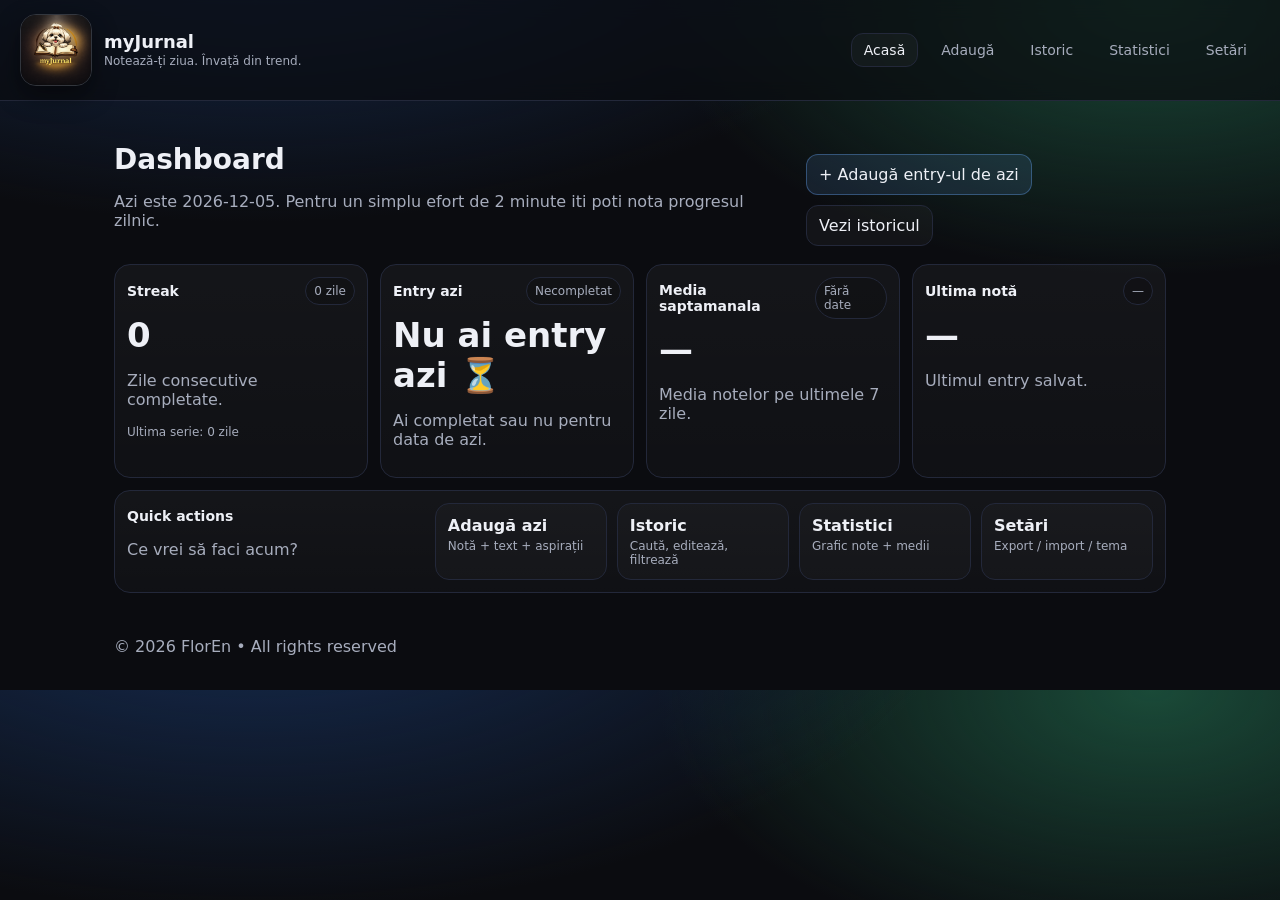
<file: index.html>
<!doctype html>
<html lang="ro">
<head>
  <meta charset="utf-8" />
  <meta name="viewport" content="width=device-width,initial-scale=1" />
  <title>myJurnal</title>
  <link rel="stylesheet" href="style.css" />
</head>
<body>
  <header class="topbar">
    <div class="brand">
      <img class="logoImg" src="SashamyJurnal.png" alt="Sasha" />
      <div>
        <div class="appname">myJurnal</div>
        <div class="subtitle">Notează-ți ziua. Învață din trend.</div>
      </div>
    </div>

    <nav class="nav">
      <a href="index.html" class="navlink active">Acasă</a>
      <a href="add.html" class="navlink">Adaugă</a>
      <a href="history.html" class="navlink">Istoric</a>
      <a href="stats.html" class="navlink">Statistici</a>
      <a href="settings.html" class="navlink">Setări</a>
    </nav>
  </header>

  <main class="container">
    <section class="hero">
      <div>
        <h1>Dashboard</h1>
        <p class="muted">
          Azi este <span id="todayLabel">—</span>. Pentru un simplu efort de 2 minute iti poti nota progresul zilnic.
        </p>
      </div>

      <div class="heroActions">
        <a class="btn primary" href="add.html" id="primaryCta">+ Adaugă entry-ul de azi</a>
        <a class="btn" href="history.html">Vezi istoricul</a>
      </div>
    </section>

    <section class="grid">
      <article class="card">
        <div class="cardTop">
          <h2>Streak</h2>
          <span class="pill" id="streakPill">0 zile</span>
        </div>
        <p class="big" id="streakValue">0</p>
        <p class="muted">Zile consecutive completate.</p>
        <p class="muted small" id="lastStreakText">Ultima serie: —</p>
      </article>

      <article class="card">
        <div class="cardTop">
          <h2>Entry azi</h2>
          <span class="pill" id="todayStatusPill">Necunoscut</span>
        </div>
        <p class="big" id="todayStatusText">—</p>
        <p class="muted">Ai completat sau nu pentru data de azi.</p>
      </article>

      <article class="card">
        <div class="cardTop">
          <h2>Media saptamanala</h2>
          <span class="pill" id="avgPill">—</span>
        </div>
        <p class="big" id="avgValue">—</p>
        <p class="muted">Media notelor pe ultimele 7 zile.</p>
      </article>

      <article class="card">
        <div class="cardTop">
          <h2>Ultima notă</h2>
          <span class="pill" id="lastDatePill">—</span>
        </div>
        <p class="big" id="lastScore">—</p>
        <p class="muted">Ultimul entry salvat.</p>
      </article>
    </section>

    <section class="card quick">
      <div>
        <h2>Quick actions</h2>
        <p class="muted">Ce vrei să faci acum?</p>
      </div>

      <div class="quickGrid">
        <a class="quickBtn" href="add.html">
          <div class="quickTitle">Adaugă azi</div>
          <div class="quickDesc">Notă + text + aspirații</div>
        </a>
        <a class="quickBtn" href="history.html">
          <div class="quickTitle">Istoric</div>
          <div class="quickDesc">Caută, editează, filtrează</div>
        </a>
        <a class="quickBtn" href="stats.html">
          <div class="quickTitle">Statistici</div>
          <div class="quickDesc">Grafic note + medii</div>
        </a>
        <a class="quickBtn" href="settings.html">
          <div class="quickTitle">Setări</div>
          <div class="quickDesc">Export / import / tema</div>
        </a>
      </div>
    </section>
  </main>

  <footer class="footer">
    <span class="muted">© <span id="year">—</span> FlorEn • All rights reserved</span>
  </footer>

  <script src="app.js"></script>
</body>
</html>
</file>
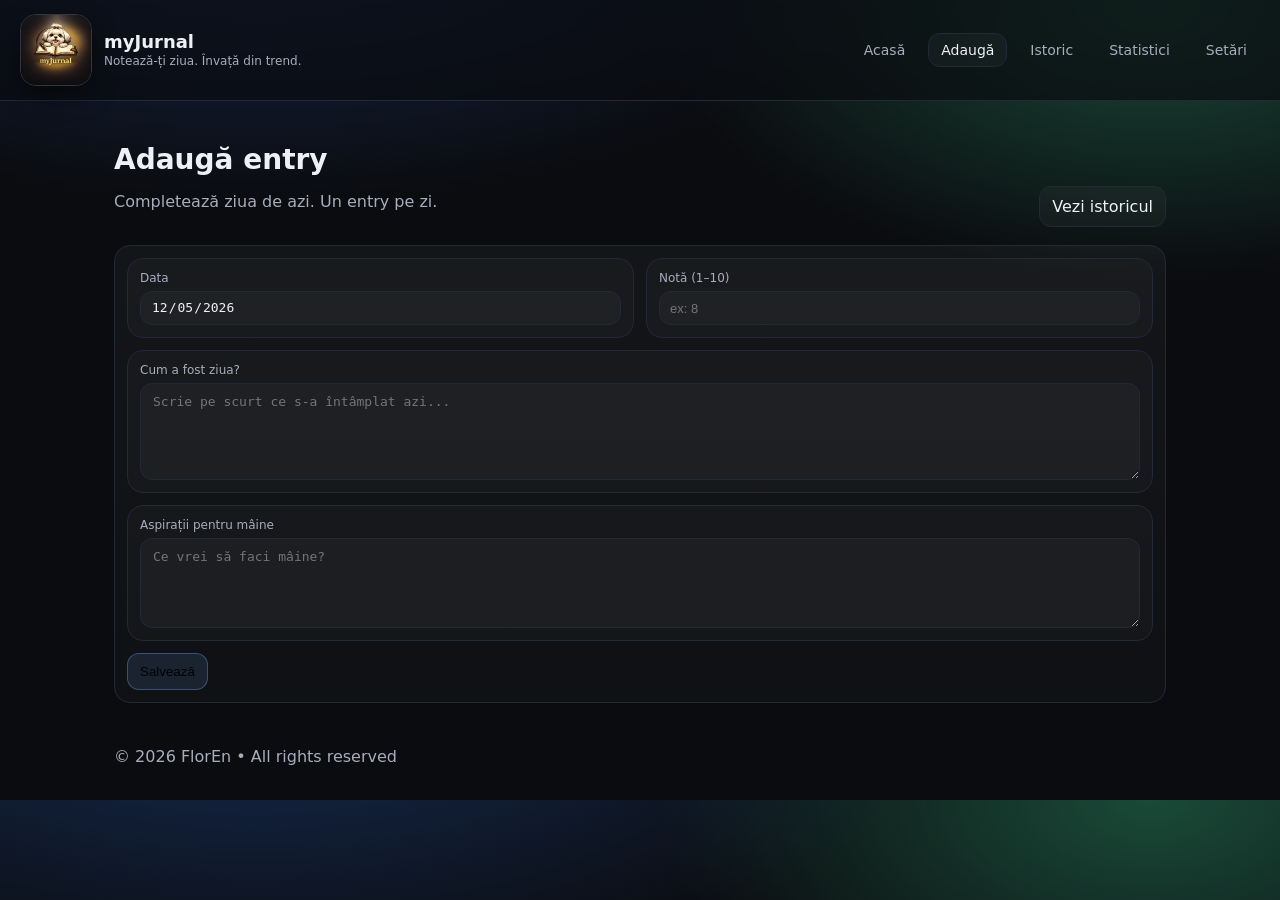
<file: add.html>
<!doctype html>
<html lang="ro">
<head>
  <meta charset="utf-8" />
  <meta name="viewport" content="width=device-width,initial-scale=1" />
  <title>Adaugă • myJurnal</title>
  <link rel="stylesheet" href="style.css" />
</head>
<body>
  <header class="topbar">
    <div class="brand">
      <img class="logoImg" src="SashamyJurnal.png" alt="Sasha" />
      <div>
        <div class="appname">myJurnal</div>
        <div class="subtitle">Notează-ți ziua. Învață din trend.</div>
      </div>
    </div>

    <nav class="nav">
      <a href="index.html" class="navlink">Acasă</a>
      <a href="add.html" class="navlink active">Adaugă</a>
      <a href="history.html" class="navlink">Istoric</a>
      <a href="stats.html" class="navlink">Statistici</a>
      <a href="settings.html" class="navlink">Setări</a>
    </nav>
  </header>

  <main class="container">
    <section class="hero">
      <div>
        <h1>Adaugă entry</h1>
        <p class="muted">Completează ziua de azi. Un entry pe zi.</p>
      </div>

      <div class="heroActions">
        <a class="btn" href="history.html">Vezi istoricul</a>
      </div>
    </section>

    <section class="card">
      <form id="entryForm" class="form">
        <div class="formRow">
          <div class="field">
            <label class="label" for="dateInput">Data</label>
            <input class="input" id="dateInput" type="date" required />
            <div class="hint muted">Dacă există deja entry pentru data asta, îl vei edita.</div>
          </div>

          <div class="field">
            <label class="label" for="scoreInput">Notă (1–10)</label>
            <input class="input" id="scoreInput" type="number" min="1" max="10" step="1" required placeholder="ex: 8" />
            <div class="hint muted">Fii consistent, ajută la grafice.</div>
          </div>
        </div>

        <div class="field">
          <label class="label" for="textInput">Cum a fost ziua?</label>
          <textarea class="textarea" id="textInput" rows="5" placeholder="Scrie pe scurt ce s-a întâmplat azi..."></textarea>
        </div>

        <div class="field">
          <label class="label" for="tomorrowInput">Aspirații pentru mâine</label>
          <textarea class="textarea" id="tomorrowInput" rows="4" placeholder="Ce vrei să faci mâine?"></textarea>
        </div>

        <div class="formActions">
          <button type="submit" class="btn primary" id="saveBtn">Salvează</button>
          <button type="button" class="btn danger" id="deleteBtn" style="display:none;">Șterge entry</button>
          <span class="muted" id="statusMsg"></span>
        </div>
      </form>
    </section>
  </main>

  <footer class="footer">
    <span class="muted">© <span id="year">—</span> FlorEn • All rights reserved</span>
  </footer>

  <script src="add.js"></script>
</body>
</html>
</file>
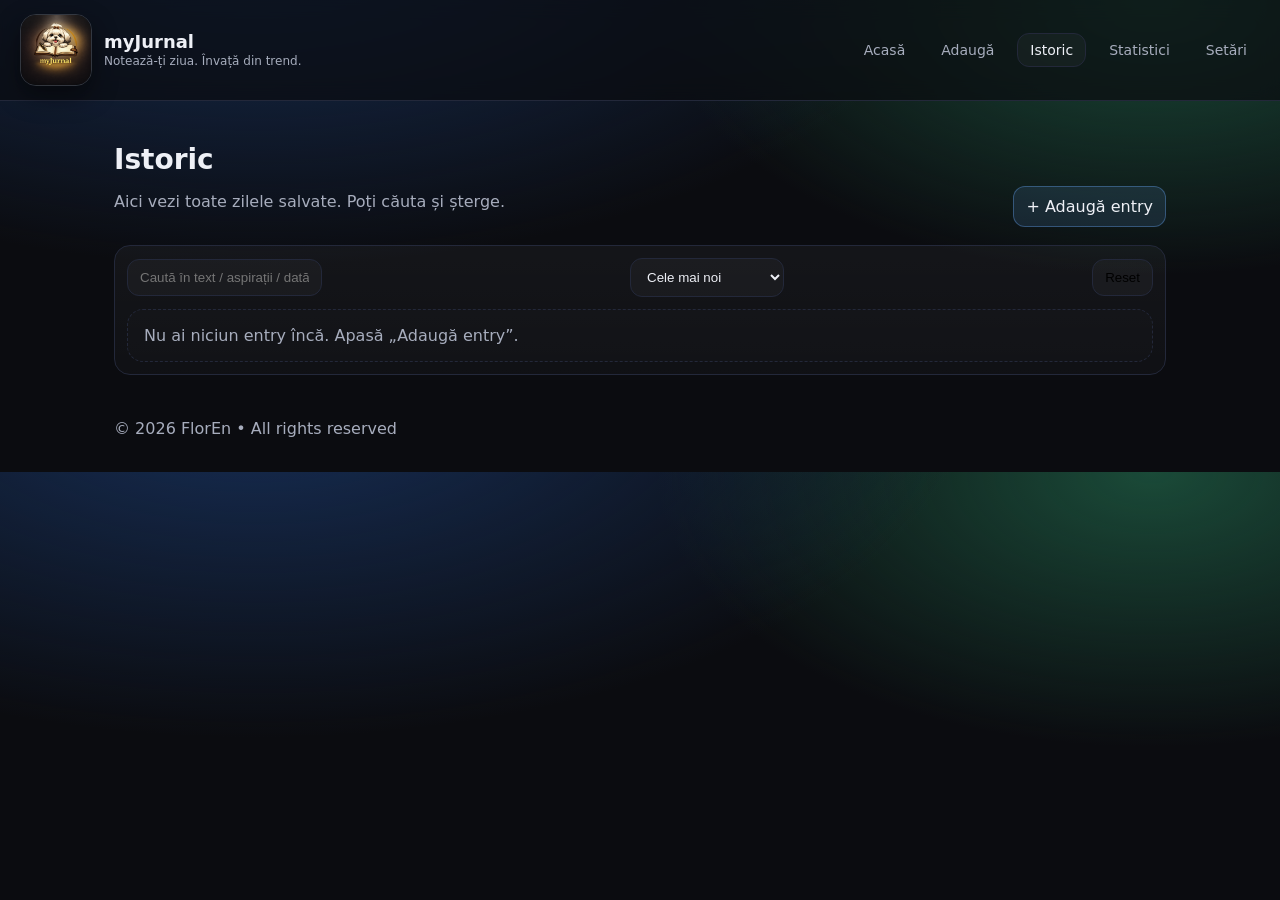
<file: history.html>
<!doctype html>
<html lang="ro">
<head>
  <meta charset="utf-8" />
  <meta name="viewport" content="width=device-width,initial-scale=1" />
  <title>Istoric • myJurnal</title>
  <link rel="stylesheet" href="style.css" />
</head>
<body>
  <header class="topbar">
    <div class="brand">
      <!-- Dacă ai logo cu poză -->
      <img class="logoImg" src="SashamyJurnal.png" alt="Sasha" />
      <div>
        <div class="appname">myJurnal</div>
        <div class="subtitle">Notează-ți ziua. Învață din trend.</div>
      </div>
    </div>

    <nav class="nav">
      <a href="index.html" class="navlink">Acasă</a>
      <a href="add.html" class="navlink">Adaugă</a>
      <a href="history.html" class="navlink active">Istoric</a>
      <a href="stats.html" class="navlink">Statistici</a>
      <a href="settings.html" class="navlink">Setări</a>
    </nav>
  </header>

  <main class="container">
    <section class="hero">
      <div>
        <h1>Istoric</h1>
        <p class="muted">Aici vezi toate zilele salvate. Poți căuta și șterge.</p>
      </div>

      <div class="heroActions">
        <a class="btn primary" href="add.html">+ Adaugă entry</a>
      </div>
    </section>

    <section class="card">
      <div class="historyToolbar">
        <input id="searchInput" class="input" type="text" placeholder="Caută în text / aspirații / dată (ex: 2026-03)..." />
        <select id="sortSelect" class="select">
          <option value="newest">Cele mai noi</option>
          <option value="oldest">Cele mai vechi</option>
          <option value="score_desc">Notă: mare → mic</option>
          <option value="score_asc">Notă: mic → mare</option>
        </select>
        <button id="clearBtn" class="btn">Reset</button>
      </div>

      <div id="emptyState" class="emptyState" style="display:none;">
        <div class="muted">Nu ai niciun entry încă. Apasă „Adaugă entry”.</div>
      </div>

      <div id="historyList" class="historyList"></div>
    </section>
  </main>

  <footer class="footer">
    <span class="muted">© <span id="year">—</span> FlorEn • All rights reserved</span>
  </footer>

  <script src="history.js"></script>
</body>
</html>
</file>
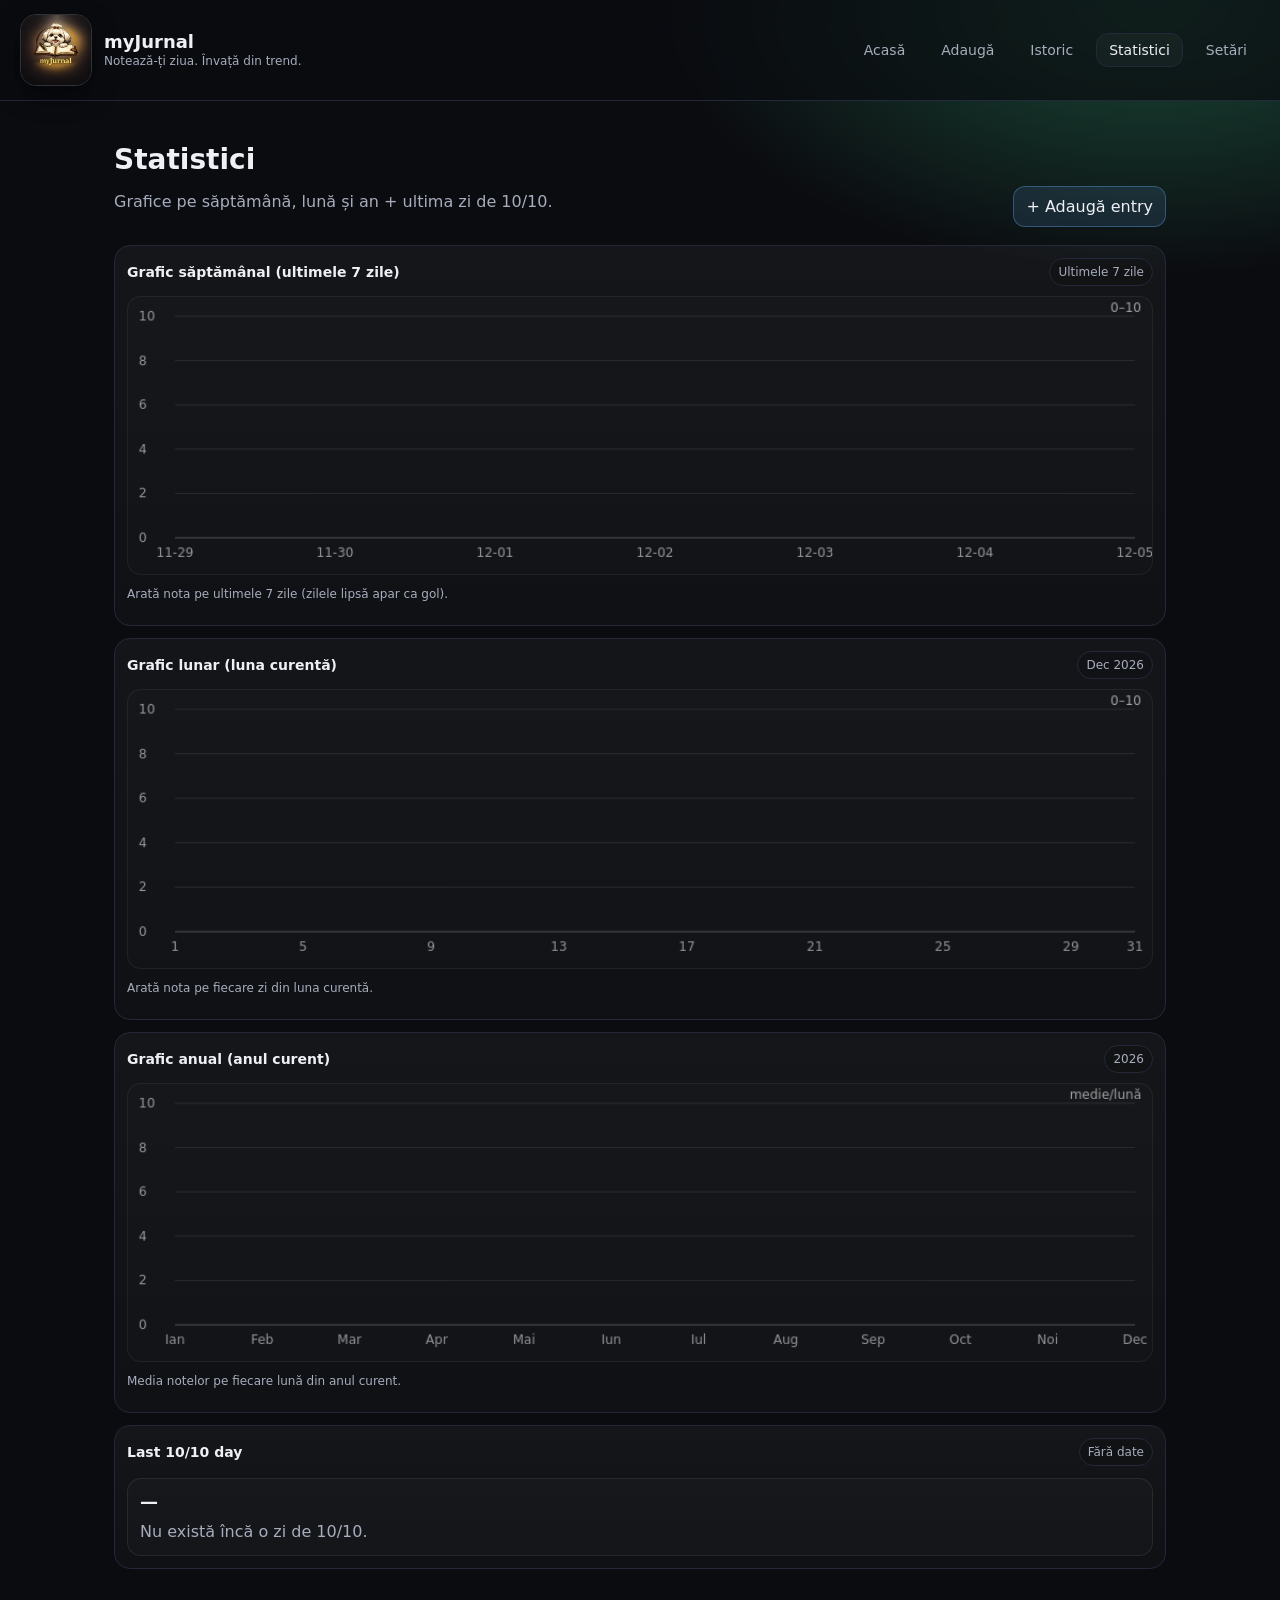
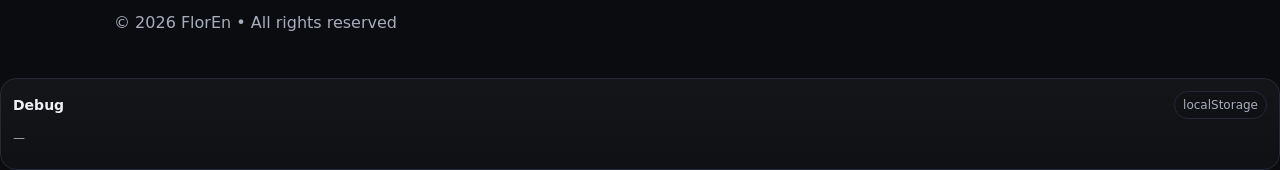
<file: stats.html>
<!doctype html>
<html lang="ro">
<head>
  <meta charset="utf-8" />
  <meta name="viewport" content="width=device-width,initial-scale=1" />
  <title>Statistici • myJurnal</title>
  <link rel="stylesheet" href="style.css" />
</head>
<body>
  <header class="topbar">
    <div class="brand">
      <img class="logoImg" src="SashamyJurnal.png" alt="Sasha" />
      <div>
        <div class="appname">myJurnal</div>
        <div class="subtitle">Notează-ți ziua. Învață din trend.</div>
      </div>
    </div>

    <nav class="nav">
      <a href="index.html" class="navlink">Acasă</a>
      <a href="add.html" class="navlink">Adaugă</a>
      <a href="history.html" class="navlink">Istoric</a>
      <a href="stats.html" class="navlink active">Statistici</a>
      <a href="settings.html" class="navlink">Setări</a>
    </nav>
  </header>

  <main class="container">
    <section class="hero">
      <div>
        <h1>Statistici</h1>
        <p class="muted">Grafice pe săptămână, lună și an + ultima zi de 10/10.</p>
      </div>
      <div class="heroActions">
        <a class="btn primary" href="add.html">+ Adaugă entry</a>
      </div>
    </section>

    <section class="gridStats">
      <article class="card">
        <div class="cardTop">
          <h2>Grafic săptămânal (ultimele 7 zile)</h2>
          <span class="pill" id="weekPill">—</span>
        </div>
        <canvas id="weekChart" class="chart" width="960" height="260"></canvas>
        <p class="muted small">Arată nota pe ultimele 7 zile (zilele lipsă apar ca gol).</p>
      </article>

      <article class="card">
        <div class="cardTop">
          <h2>Grafic lunar (luna curentă)</h2>
          <span class="pill" id="monthPill">—</span>
        </div>
        <canvas id="monthChart" class="chart" width="960" height="260"></canvas>
        <p class="muted small">Arată nota pe fiecare zi din luna curentă.</p>
      </article>

      <article class="card">
        <div class="cardTop">
          <h2>Grafic anual (anul curent)</h2>
          <span class="pill" id="yearPill">—</span>
        </div>
        <canvas id="yearChart" class="chart" width="960" height="260"></canvas>
        <p class="muted small">Media notelor pe fiecare lună din anul curent.</p>
      </article>

      <article class="card">
        <div class="cardTop">
          <h2>Last 10/10 day</h2>
          <span class="pill" id="tenPill">—</span>
        </div>

        <div class="tenBox">
          <div class="tenDate" id="tenDate">—</div>
          <div class="tenText muted" id="tenText">Nu există încă o zi de 10/10.</div>
        </div>
      </article>
    </section>
  </main>

  <footer class="footer">
    <span class="muted">© <span id="year">—</span> FlorEn • All rights reserved</span>
  </footer>

  <script src="stats.js"></script>
</body>
  <div class="card" style="margin-top:12px;">
  <div class="cardTop">
    <h2>Debug</h2>
    <span class="pill">localStorage</span>
  </div>
  <p class="muted small" id="debugInfo">—</p>
</div>
</html>
</file>
<file: style.css>
:root{
  --bg:#0b0c10;
  --card:#12141b;
  --text:#eef0f6;
  --muted:#a7adbd;
  --border:#23283a;
  --accent:#6aa8ff;
  --accent2:#8cffc1;
}

*{box-sizing:border-box}
body{
  margin:0;
  font-family:ui-sans-serif,system-ui,-apple-system,Segoe UI,Roboto,Arial;
  background:
    radial-gradient(1200px 600px at 20% -20%, #17305a 0%, transparent 60%),
    radial-gradient(900px 500px at 90% 0%, #1a4a38 0%, transparent 55%),
    var(--bg);
  color:var(--text);
}

a{color:inherit;text-decoration:none}
.container{max-width:1100px;margin:0 auto;padding:24px}
.muted{color:var(--muted)}
.small{font-size:12px}

/* Topbar */
.topbar{
  display:flex;align-items:center;justify-content:space-between;
  gap:18px;padding:14px 20px;
  border-bottom:1px solid var(--border);
  background:rgba(10,12,16,0.7);
  backdrop-filter:blur(10px);
  position:sticky;top:0;
}
.brand{display:flex;align-items:center;gap:12px}
.logoImg{
  width:72px;height:72px;border-radius:16px;object-fit:cover;
  image-rendering:-webkit-optimize-contrast;
  border:1px solid rgba(255,255,255,0.16);
  box-shadow:0 10px 26px rgba(0,0,0,0.45);
}
.appname{font-weight:800;font-size:18px;line-height:1.1}
.subtitle{font-size:12px;color:var(--muted);margin-top:2px}

.nav{display:flex;gap:10px;flex-wrap:wrap;justify-content:flex-end}
.navlink{
  padding:8px 12px;border-radius:12px;font-size:14px;
  border:1px solid transparent;color:var(--muted);
}
.navlink:hover{border-color:var(--border);color:var(--text)}
.navlink.active{
  color:var(--text);
  border-color:var(--border);
  background:rgba(255,255,255,0.03);
}

/* Hero */
.hero{
  display:flex;align-items:flex-end;justify-content:space-between;
  gap:16px;margin:18px 0;
}
.hero h1{margin:0 0 6px;font-size:28px}
.heroActions{display:flex;gap:10px;flex-wrap:wrap}

/* Buttons */
.btn{
  padding:10px 12px;border-radius:12px;
  border:1px solid var(--border);
  background:rgba(255,255,255,0.03);
}
.btn:hover{background:rgba(255,255,255,0.06)}
.btn.primary{
  border-color:rgba(106,168,255,0.35);
  background:rgba(106,168,255,0.12);
}
.btn.primary:hover{background:rgba(106,168,255,0.18)}
.btn.danger{
  border-color:rgba(255,90,90,0.25);
  background:rgba(255,90,90,0.08);
}
.btn.danger:hover{background:rgba(255,90,90,0.14)}

/* Cards & grids */
.card{
  border:1px solid var(--border);
  background:linear-gradient(180deg, rgba(255,255,255,0.04), rgba(255,255,255,0.02));
  border-radius:16px;
  padding:12px;
}
.cardTop{display:flex;align-items:center;justify-content:space-between;gap:8px}
.card h2{font-size:14px;margin:0}
.pill{
  font-size:12px;padding:6px 8px;border-radius:999px;
  border:1px solid var(--border);
  color:var(--muted);background:rgba(0,0,0,0.15);
}

.grid{
  display:grid;
  grid-template-columns:repeat(4,minmax(0,1fr));
  gap:12px;margin-bottom:12px;
}
.big{font-size:34px;margin:10px 0 2px;font-weight:800}

.quick{display:flex;align-items:center;justify-content:space-between;gap:16px}
.quickGrid{
  display:grid;
  grid-template-columns:repeat(4,minmax(0,1fr));
  gap:10px;width:70%;
}
.quickBtn{
  border:1px solid var(--border);
  background:rgba(255,255,255,0.02);
  border-radius:14px;padding:12px;
}
.quickBtn:hover{background:rgba(255,255,255,0.05)}
.quickTitle{font-weight:800}
.quickDesc{font-size:12px;color:var(--muted);margin-top:4px}

.footer{max-width:1100px;margin:0 auto;padding:20px 24px 34px}

/* Inputs (global) */
.input,.select,.textarea{
  border:1px solid var(--border);
  background:rgba(255,255,255,0.03);
  color:var(--text);
  border-radius:12px;
  outline:none;
}
.input,.select{padding:10px 12px}
.textarea{padding:10px 12px;resize:vertical}
.label{font-size:12px;color:var(--muted)}
.field{display:flex;flex-direction:column;gap:6px}
.hint{font-size:12px;color:var(--muted)}
.form{display:flex;flex-direction:column;gap:12px}
.formRow{display:grid;grid-template-columns:1fr 1fr;gap:10px}
.formActions{display:flex;gap:10px;align-items:center;flex-wrap:wrap}

/* === ADD PAGE: ultra compact Data + Nota === */
#dateInput, #scoreInput{
  height:22px;
  padding:2px 6px;
  font-size:11px;
  line-height:1.2;
  border-radius:8px;
}
#dateInput + .hint, #scoreInput + .hint{display:none}

/* Textareas a bit compact too */
#textInput, #tomorrowInput{
  padding:7px 9px;
  font-size:13px;
  border-radius:12px;
}

/* History */
.historyToolbar{
  display:flex;gap:10px;flex-wrap:wrap;
  align-items:center;justify-content:space-between;
  margin-bottom:12px;
}
.historyList{display:flex;flex-direction:column;gap:12px}
.historyItem{
  border:1px solid var(--border);
  background:rgba(255,255,255,0.02);
  border-radius:16px;padding:14px;
}
.historyTop{
  display:flex;align-items:flex-start;justify-content:space-between;
  gap:12px;margin-bottom:10px;
}
.historyDate{font-weight:800;font-size:16px}
.historyPills{display:flex;gap:8px;flex-wrap:wrap}
.historyBody{display:grid;grid-template-columns:1fr 1fr;gap:12px}
.historyLabel{font-size:12px;color:var(--muted);margin-bottom:6px}
.historyText{font-size:13px;line-height:1.45}
.emptyState{
  padding:16px;border:1px dashed var(--border);
  border-radius:16px;background:rgba(255,255,255,0.01);
}

/* Stats */
.gridStats{display:grid;grid-template-columns:1fr;gap:12px}
.chart{
  width:100%;height:auto;display:block;margin-top:10px;
  border-radius:14px;background:rgba(255,255,255,0.01);
  border:1px solid rgba(255,255,255,0.06);
}
.tenBox{
  margin-top:12px;padding:12px;border:1px solid rgba(255,255,255,0.08);
  border-radius:14px;background:rgba(255,255,255,0.02);
}
.tenDate{font-weight:800;font-size:18px;margin-bottom:8px}
.tenText{line-height:1.45;white-space:pre-wrap}

/* Settings */
.gridSettings{display:grid;grid-template-columns:1fr 1fr;gap:12px}
.divider{height:1px;background:rgba(255,255,255,0.08);margin:12px 0}

/* Responsive */
@media (max-width:980px){
  .grid{grid-template-columns:repeat(2,minmax(0,1fr))}
  .quick{flex-direction:column;align-items:stretch}
  .quickGrid{width:100%;grid-template-columns:repeat(2,minmax(0,1fr))}
}
@media (max-width:900px){
  .formRow{grid-template-columns:1fr}
  .historyBody{grid-template-columns:1fr}
  .gridSettings{grid-template-columns:1fr}
}
@media (max-width:520px){
  .topbar{flex-direction:column;align-items:stretch}
  .nav{justify-content:flex-start}
  .grid{grid-template-columns:1fr}
  .quickGrid{grid-template-columns:1fr}
}
/* Add page: mini-card look pentru fiecare field */
.formRow{ gap:12px; }
.field{
  border:1px solid var(--border);
  background: rgba(255,255,255,0.02);
  border-radius:16px;
  padding:12px;
  gap:6px;
}

/* label ca în carduri */
.field .label{
  font-size:12px;
  color: var(--muted);
  margin:0;
}

/* input-urile: compacte, ca pe dashboard */
#dateInput, #scoreInput{
  height: 34px;
  padding: 6px 10px;
  font-size: 13px;
  border-radius: 12px;
}

/* textarea: arată ca o căsuță, nu ca un bloc imens */
#textInput, #tomorrowInput{
  min-height: 90px;     /* mai mic decât înainte */
  padding: 10px 12px;
  font-size: 13px;
  border-radius: 12px;
}

/* scoatem hint-urile de sub Data/Notă (ca să fie curat) */
#dateInput + .hint,
#scoreInput + .hint{ display:none; }
</file>
